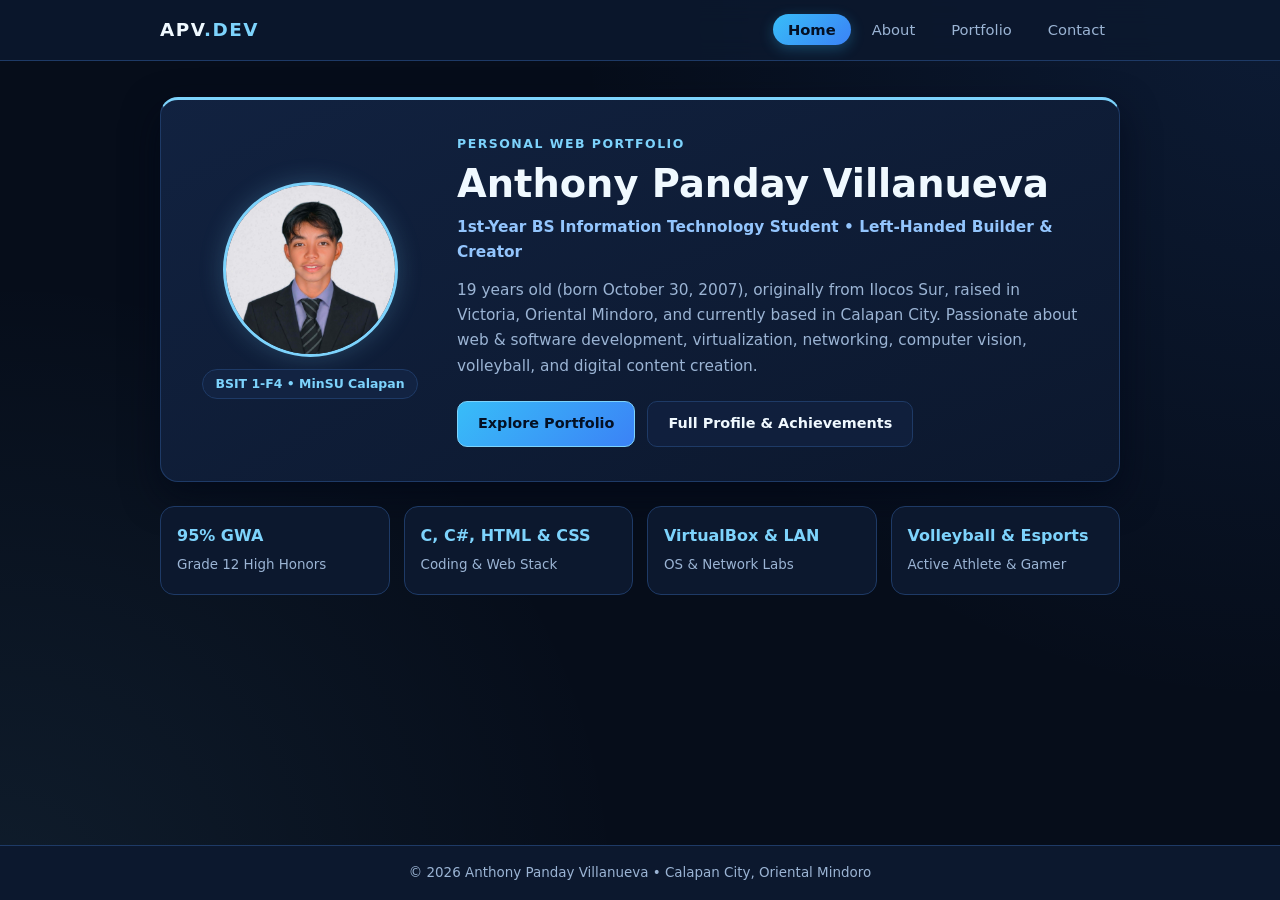
<file: index.html>
<!DOCTYPE html>
<html lang="en">
<head>
    <meta charset="UTF-8">
    <meta name="viewport" content="width=device-width, initial-scale=1.0">
    <title>Home | Anthony Panday Villanueva</title>
    <!-- Link to External Stylesheet -->
    <link rel="stylesheet" href="style.css">
</head>
<body>

    <!-- Top Navigation Bar -->
    <header class="topbar">
        <div class="container nav-inner">
            <a href="index.html" class="brand">APV<span>.DEV</span></a>
            <nav aria-label="Primary Navigation">
                <ul class="nav-list">
                    <li><a href="index.html" class="active">Home</a></li>
                    <li><a href="about.html">About</a></li>
                    <li><a href="portfolio.html">Portfolio</a></li>
                    <li><a href="contact.html">Contact</a></li>
                </ul>
            </nav>
        </div>
    </header>

    <!-- Main Hero Section -->
    <main class="container main-content">
        <section class="hero-banner">
            <div class="hero-avatar-col">
                <!-- Ilagay ang picture mo sa parehong folder bilang profile.jpg -->
                <img src="profile.jpg" alt="Anthony Panday Villanueva" class="hero-photo">
                <div class="hero-tag">BSIT 1-F4 • MinSU Calapan</div>
            </div>

            <div class="hero-info-col">
                <p class="kicker">Personal Web Portfolio</p>
                <h1>Anthony Panday Villanueva</h1>
                <p class="role-line">1st-Year BS Information Technology Student • Left-Handed Builder &amp; Creator</p>
                <p class="summary">
                    19 years old (born October 30, 2007), originally from Ilocos Sur, raised in Victoria, Oriental Mindoro,
                    and currently based in Calapan City. Passionate about web &amp; software development, virtualization,
                    networking, computer vision, volleyball, and digital content creation.
                </p>

                <div class="hero-actions">
                    <a href="portfolio.html" class="btn-emerald">Explore Portfolio</a>
                    <a href="about.html" class="btn-ghost">Full Profile &amp; Achievements</a>
                </div>
            </div>
        </section>

        <!-- Quick Highlights Strip -->
        <section class="highlights-strip">
            <div class="highlight-box">
                <strong>95% GWA</strong>
                <span>Grade 12 High Honors</span>
            </div>
            <div class="highlight-box">
                <strong>C, C#, HTML &amp; CSS</strong>
                <span>Coding &amp; Web Stack</span>
            </div>
            <div class="highlight-box">
                <strong>VirtualBox &amp; LAN</strong>
                <span>OS &amp; Network Labs</span>
            </div>
            <div class="highlight-box">
                <strong>Volleyball &amp; Esports</strong>
                <span>Active Athlete &amp; Gamer</span>
            </div>
        </section>
    </main>

    <!-- Footer -->
    <footer class="footer">
        <div class="container">
            <p>&copy; 2026 Anthony Panday Villanueva • Calapan City, Oriental Mindoro</p>
        </div>
    </footer>

</body>
</html>
</file>
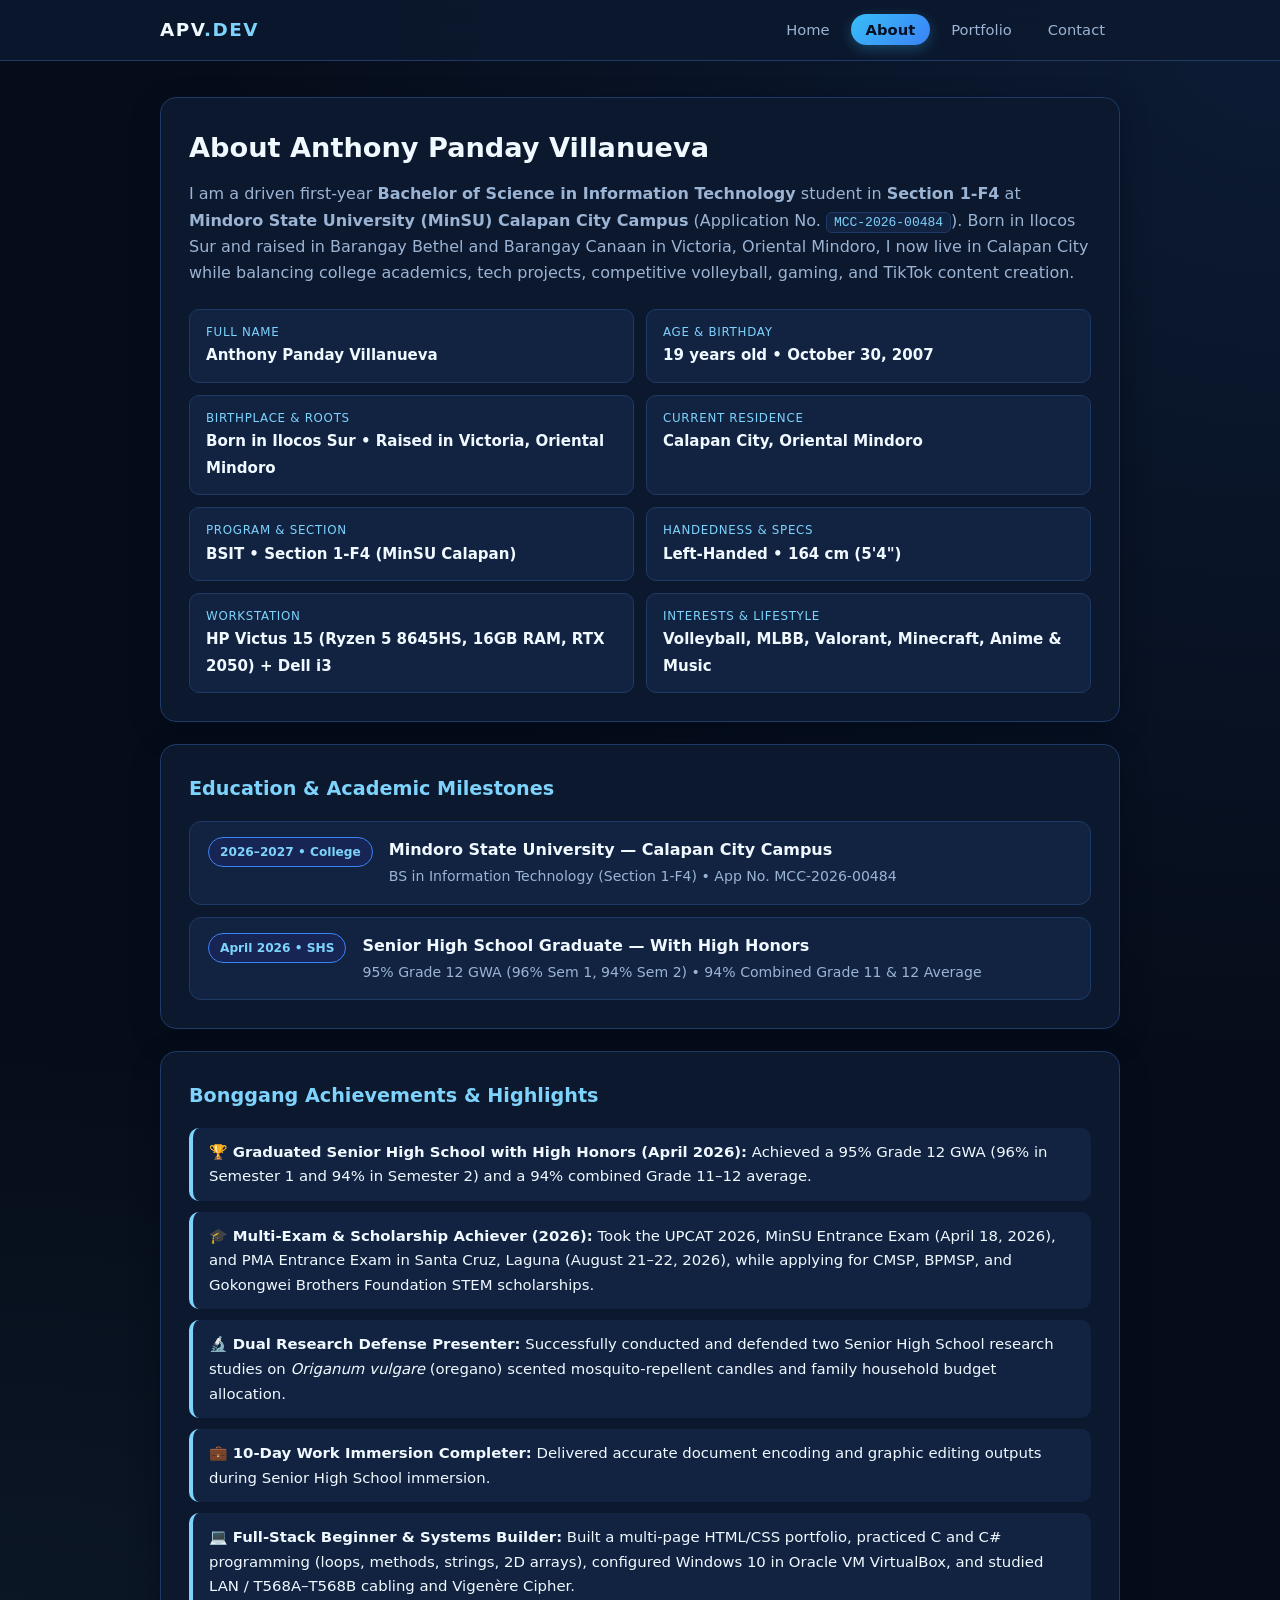
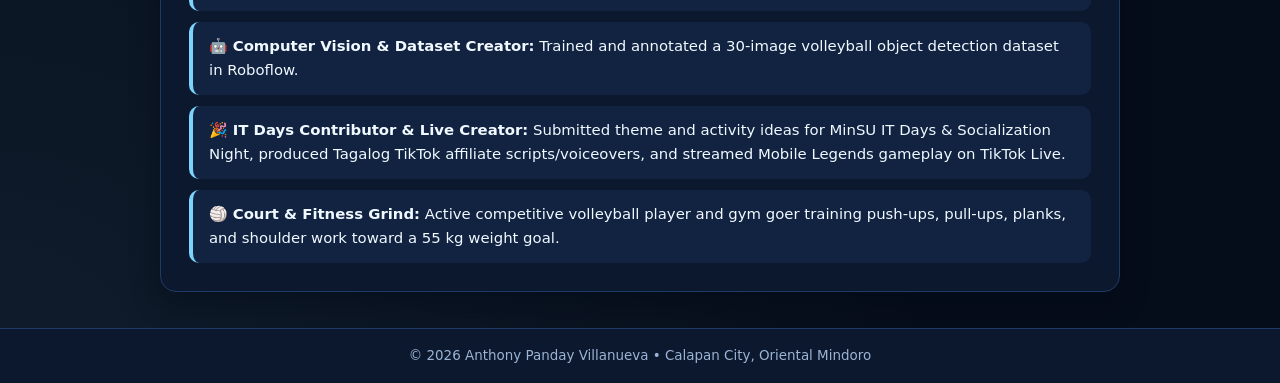
<file: about.html>
<!DOCTYPE html>
<html lang="en">
<head>
    <meta charset="UTF-8">
    <meta name="viewport" content="width=device-width, initial-scale=1.0">
    <title>About | Anthony Panday Villanueva</title>
    <!-- Link to External Stylesheet -->
    <link rel="stylesheet" href="style.css">
</head>
<body>

    <!-- Top Navigation Bar -->
    <header class="topbar">
        <div class="container nav-inner">
            <a href="index.html" class="brand">APV<span>.DEV</span></a>
            <nav aria-label="Primary Navigation">
                <ul class="nav-list">
                    <li><a href="index.html">Home</a></li>
                    <li><a href="about.html" class="active">About</a></li>
                    <li><a href="portfolio.html">Portfolio</a></li>
                    <li><a href="contact.html">Contact</a></li>
                </ul>
            </nav>
        </div>
    </header>

    <main class="container main-content">
        <!-- Personal & Academic Profile -->
        <section class="section-card">
            <h1 class="page-title">About Anthony Panday Villanueva</h1>
            <p class="lead-text">
                I am a driven first-year <strong>Bachelor of Science in Information Technology</strong> student in
                <strong>Section 1-F4</strong> at <strong>Mindoro State University (MinSU) Calapan City Campus</strong>
                (Application No. <code>MCC-2026-00484</code>). Born in Ilocos Sur and raised in Barangay Bethel and
                Barangay Canaan in Victoria, Oriental Mindoro, I now live in Calapan City while balancing college
                academics, tech projects, competitive volleyball, gaming, and TikTok content creation.
            </p>

            <div class="meta-grid">
                <div class="meta-cell">
                    <span class="meta-label">Full Name</span>
                    <span class="meta-val">Anthony Panday Villanueva</span>
                </div>
                <div class="meta-cell">
                    <span class="meta-label">Age &amp; Birthday</span>
                    <span class="meta-val">19 years old • October 30, 2007</span>
                </div>
                <div class="meta-cell">
                    <span class="meta-label">Birthplace &amp; Roots</span>
                    <span class="meta-val">Born in Ilocos Sur • Raised in Victoria, Oriental Mindoro</span>
                </div>
                <div class="meta-cell">
                    <span class="meta-label">Current Residence</span>
                    <span class="meta-val">Calapan City, Oriental Mindoro</span>
                </div>
                <div class="meta-cell">
                    <span class="meta-label">Program &amp; Section</span>
                    <span class="meta-val">BSIT • Section 1-F4 (MinSU Calapan)</span>
                </div>
                <div class="meta-cell">
                    <span class="meta-label">Handedness &amp; Specs</span>
                    <span class="meta-val">Left-Handed • 164 cm (5'4")</span>
                </div>
                <div class="meta-cell">
                    <span class="meta-label">Workstation</span>
                    <span class="meta-val">HP Victus 15 (Ryzen 5 8645HS, 16GB RAM, RTX 2050) + Dell i3</span>
                </div>
                <div class="meta-cell">
                    <span class="meta-label">Interests &amp; Lifestyle</span>
                    <span class="meta-val">Volleyball, MLBB, Valorant, Minecraft, Anime &amp; Music</span>
                </div>
            </div>
        </section>

        <!-- Education -->
        <section class="section-card">
            <h2 class="sub-title">Education &amp; Academic Milestones</h2>
            <div class="milestone-list">
                <div class="milestone-row">
                    <span class="badge-pill">2026–2027 • College</span>
                    <div>
                        <h3>Mindoro State University — Calapan City Campus</h3>
                        <p>BS in Information Technology (Section 1-F4) • App No. MCC-2026-00484</p>
                    </div>
                </div>
                <div class="milestone-row">
                    <span class="badge-pill">April 2026 • SHS</span>
                    <div>
                        <h3>Senior High School Graduate — With High Honors</h3>
                        <p>95% Grade 12 GWA (96% Sem 1, 94% Sem 2) • 94% Combined Grade 11 &amp; 12 Average</p>
                    </div>
                </div>
            </div>
        </section>

        <!-- Bonggang Achievements -->
        <section class="section-card">
            <h2 class="sub-title">Bonggang Achievements &amp; Highlights</h2>
            <ul class="trophy-list">
                <li>🏆 <strong>Graduated Senior High School with High Honors (April 2026):</strong> Achieved a 95% Grade 12 GWA (96% in Semester 1 and 94% in Semester 2) and a 94% combined Grade 11–12 average.</li>
                <li>🎓 <strong>Multi-Exam &amp; Scholarship Achiever (2026):</strong> Took the UPCAT 2026, MinSU Entrance Exam (April 18, 2026), and PMA Entrance Exam in Santa Cruz, Laguna (August 21–22, 2026), while applying for CMSP, BPMSP, and Gokongwei Brothers Foundation STEM scholarships.</li>
                <li>🔬 <strong>Dual Research Defense Presenter:</strong> Successfully conducted and defended two Senior High School research studies on <em>Origanum vulgare</em> (oregano) scented mosquito-repellent candles and family household budget allocation.</li>
                <li>💼 <strong>10-Day Work Immersion Completer:</strong> Delivered accurate document encoding and graphic editing outputs during Senior High School immersion.</li>
                <li>💻 <strong>Full-Stack Beginner &amp; Systems Builder:</strong> Built a multi-page HTML/CSS portfolio, practiced C and C# programming (loops, methods, strings, 2D arrays), configured Windows 10 in Oracle VM VirtualBox, and studied LAN / T568A–T568B cabling and Vigenère Cipher.</li>
                <li>🤖 <strong>Computer Vision &amp; Dataset Creator:</strong> Trained and annotated a 30-image volleyball object detection dataset in Roboflow.</li>
                <li>🎉 <strong>IT Days Contributor &amp; Live Creator:</strong> Submitted theme and activity ideas for MinSU IT Days &amp; Socialization Night, produced Tagalog TikTok affiliate scripts/voiceovers, and streamed Mobile Legends gameplay on TikTok Live.</li>
                <li>🏐 <strong>Court &amp; Fitness Grind:</strong> Active competitive volleyball player and gym goer training push-ups, pull-ups, planks, and shoulder work toward a 55 kg weight goal.</li>
            </ul>
        </section>
    </main>

    <!-- Footer -->
    <footer class="footer">
        <div class="container">
            <p>&copy; 2026 Anthony Panday Villanueva • Calapan City, Oriental Mindoro</p>
        </div>
    </footer>

</body>
</html>
</file>
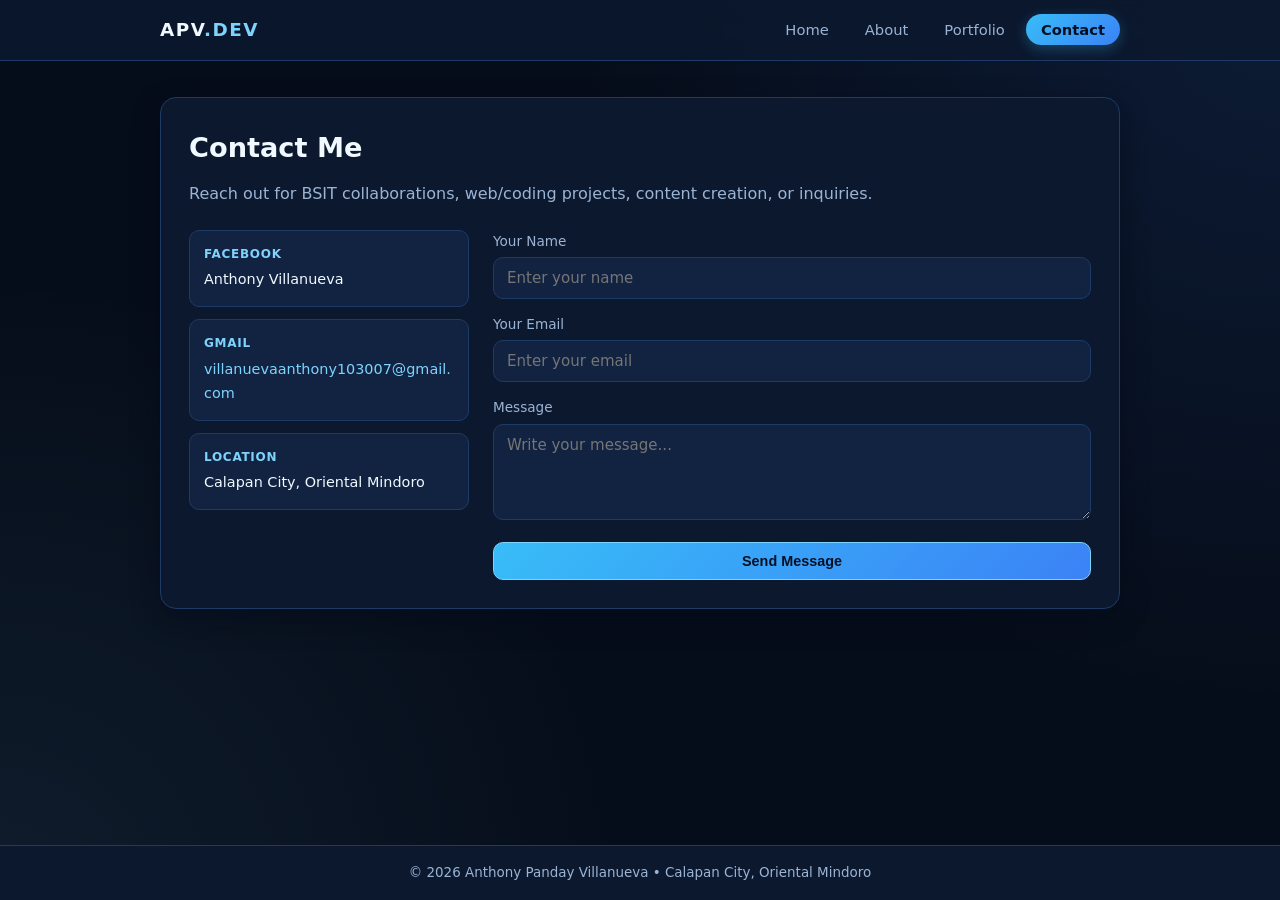
<file: contact.html>
<!DOCTYPE html>
<html lang="en">
<head>
    <meta charset="UTF-8">
    <meta name="viewport" content="width=device-width, initial-scale=1.0">
    <title>Contact | Anthony Panday Villanueva</title>
    <!-- Link to External Stylesheet -->
    <link rel="stylesheet" href="style.css">
</head>
<body>

    <!-- Top Navigation Bar -->
    <header class="topbar">
        <div class="container nav-inner">
            <a href="index.html" class="brand">APV<span>.DEV</span></a>
            <nav aria-label="Primary Navigation">
                <ul class="nav-list">
                    <li><a href="index.html">Home</a></li>
                    <li><a href="about.html">About</a></li>
                    <li><a href="portfolio.html">Portfolio</a></li>
                    <li><a href="contact.html" class="active">Contact</a></li>
                </ul>
            </nav>
        </div>
    </header>

    <main class="container main-content">
        <section class="section-card">
            <h1 class="page-title">Contact Me</h1>
            <p class="lead-text">
                Reach out for BSIT collaborations, web/coding projects, content creation, or inquiries.
            </p>

            <div class="contact-split">
                <div class="contact-cards">
                    <div class="c-card">
                        <span class="c-label">Facebook</span>
                        <p class="c-val">Anthony Villanueva</p>
                    </div>
                    <div class="c-card">
                        <span class="c-label">Gmail</span>
                        <p class="c-val"><a href="mailto:villanuevaanthony103007@gmail.com">villanuevaanthony103007@gmail.com</a></p>
                    </div>
                    <div class="c-card">
                        <span class="c-label">Location</span>
                        <p class="c-val">Calapan City, Oriental Mindoro</p>
                    </div>
                </div>

                <form class="contact-box-form" action="#" method="post">
                    <div class="input-group">
                        <label for="name">Your Name</label>
                        <input type="text" id="name" name="name" placeholder="Enter your name" required>
                    </div>
                    <div class="input-group">
                        <label for="email">Your Email</label>
                        <input type="email" id="email" name="email" placeholder="Enter your email" required>
                    </div>
                    <div class="input-group">
                        <label for="message">Message</label>
                        <textarea id="message" name="message" rows="4" placeholder="Write your message..." required></textarea>
                    </div>
                    <button type="submit" class="btn-emerald full-btn">Send Message</button>
                </form>
            </div>
        </section>
    </main>

    <!-- Footer -->
    <footer class="footer">
        <div class="container">
            <p>&copy; 2026 Anthony Panday Villanueva • Calapan City, Oriental Mindoro</p>
        </div>
    </footer>

</body>
</html>
</file>
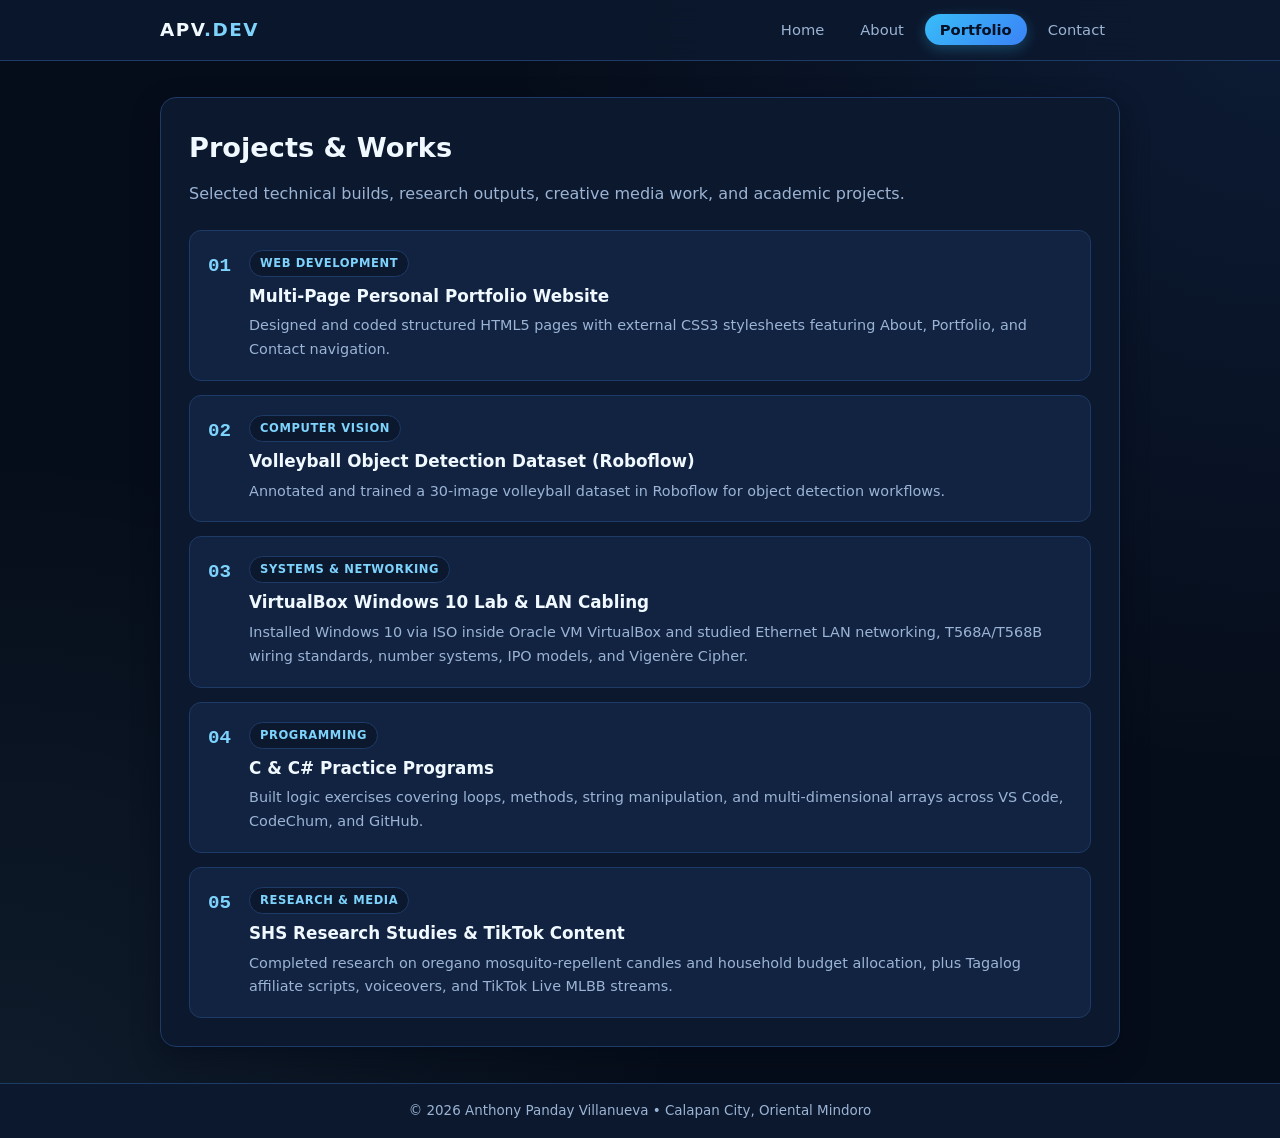
<file: portfolio.html>
<!DOCTYPE html>
<html lang="en">
<head>
    <meta charset="UTF-8">
    <meta name="viewport" content="width=device-width, initial-scale=1.0">
    <title>Portfolio | Anthony Panday Villanueva</title>
    <!-- Link to External Stylesheet -->
    <link rel="stylesheet" href="style.css">
</head>
<body>

    <!-- Top Navigation Bar -->
    <header class="topbar">
        <div class="container nav-inner">
            <a href="index.html" class="brand">APV<span>.DEV</span></a>
            <nav aria-label="Primary Navigation">
                <ul class="nav-list">
                    <li><a href="index.html">Home</a></li>
                    <li><a href="about.html">About</a></li>
                    <li><a href="portfolio.html" class="active">Portfolio</a></li>
                    <li><a href="contact.html">Contact</a></li>
                </ul>
            </nav>
        </div>
    </header>

    <main class="container main-content">
        <section class="section-card">
            <h1 class="page-title">Projects &amp; Works</h1>
            <p class="lead-text">
                Selected technical builds, research outputs, creative media work, and academic projects.
            </p>

            <div class="project-stack">
                <article class="project-row">
                    <div class="project-index">01</div>
                    <div class="project-content">
                        <span class="chip">Web Development</span>
                        <h3>Multi-Page Personal Portfolio Website</h3>
                        <p>
                            Designed and coded structured HTML5 pages with external CSS3 stylesheets featuring About,
                            Portfolio, and Contact navigation.
                        </p>
                    </div>
                </article>

                <article class="project-row">
                    <div class="project-index">02</div>
                    <div class="project-content">
                        <span class="chip">Computer Vision</span>
                        <h3>Volleyball Object Detection Dataset (Roboflow)</h3>
                        <p>
                            Annotated and trained a 30-image volleyball dataset in Roboflow for object detection workflows.
                        </p>
                    </div>
                </article>

                <article class="project-row">
                    <div class="project-index">03</div>
                    <div class="project-content">
                        <span class="chip">Systems &amp; Networking</span>
                        <h3>VirtualBox Windows 10 Lab &amp; LAN Cabling</h3>
                        <p>
                            Installed Windows 10 via ISO inside Oracle VM VirtualBox and studied Ethernet LAN networking,
                            T568A/T568B wiring standards, number systems, IPO models, and Vigenère Cipher.
                        </p>
                    </div>
                </article>

                <article class="project-row">
                    <div class="project-index">04</div>
                    <div class="project-content">
                        <span class="chip">Programming</span>
                        <h3>C &amp; C# Practice Programs</h3>
                        <p>
                            Built logic exercises covering loops, methods, string manipulation, and multi-dimensional arrays
                            across VS Code, CodeChum, and GitHub.
                        </p>
                    </div>
                </article>

                <article class="project-row">
                    <div class="project-index">05</div>
                    <div class="project-content">
                        <span class="chip">Research &amp; Media</span>
                        <h3>SHS Research Studies &amp; TikTok Content</h3>
                        <p>
                            Completed research on oregano mosquito-repellent candles and household budget allocation, plus
                            Tagalog affiliate scripts, voiceovers, and TikTok Live MLBB streams.
                        </p>
                    </div>
                </article>
            </div>
        </section>
    </main>

    <!-- Footer -->
    <footer class="footer">
        <div class="container">
            <p>&copy; 2026 Anthony Panday Villanueva • Calapan City, Oriental Mindoro</p>
        </div>
    </footer>

</body>
</html>
</file>
<file: style.css>
/* ==========================================================================
   External Stylesheet - Anthony Panday Villanueva
   Theme: Aesthetic Midnight & Cobalt Blue with Ice/Sky Blue Accents
   ========================================================================== */

:root {
    --bg-base: #060d1a;
    --bg-card: #0c182e;
    --bg-tile: #122342;
    --line: #1e3a66;
    --blue-primary: #3b82f6;
    --blue-bright: #7dd3fc;
    --blue-soft: #93c5fd;
    --blue-deep: #172554;
    --ink: #f0f9ff;
    --ink-soft: #9bb4d4;
}

* {
    box-sizing: border-box;
    margin: 0;
    padding: 0;
}

body {
    font-family: "Segoe UI", system-ui, -apple-system, sans-serif;
    background-color: var(--bg-base);
    background-image: radial-gradient(circle at top right, rgba(59, 130, 246, 0.12), transparent 45%),
                      radial-gradient(circle at bottom left, rgba(125, 211, 252, 0.08), transparent 40%);
    color: var(--ink);
    line-height: 1.65;
    min-height: 100vh;
    display: flex;
    flex-direction: column;
}

.container {
    width: min(960px, 100% - 32px);
    margin-inline: auto;
}

.main-content {
    flex: 1;
    padding-block: 36px;
}

/* --------------------------------------------------------------------------
   Navigation Bar
   -------------------------------------------------------------------------- */
.topbar {
    position: sticky;
    top: 0;
    z-index: 50;
    background-color: rgba(12, 24, 46, 0.88);
    border-bottom: 1px solid var(--line);
    backdrop-filter: blur(12px);
}

.nav-inner {
    display: flex;
    align-items: center;
    justify-content: space-between;
    padding-block: 15px;
    gap: 16px;
    flex-wrap: wrap;
}

.brand {
    text-decoration: none;
    color: var(--ink);
    font-weight: 800;
    font-size: 1.15rem;
    letter-spacing: 0.08em;
}

.brand span {
    color: var(--blue-bright);
}

.nav-list {
    list-style: none;
    display: flex;
    gap: 6px;
    flex-wrap: wrap;
}

.nav-list a {
    text-decoration: none;
    color: var(--ink-soft);
    padding: 7px 15px;
    border-radius: 999px;
    font-size: 0.92rem;
    font-weight: 500;
    transition: all 0.2s ease;
}

.nav-list a:hover {
    color: var(--ink);
    background-color: var(--bg-tile);
}

.nav-list a.active {
    background: linear-gradient(135deg, #38bdf8, #3b82f6);
    color: #041024;
    font-weight: 700;
    box-shadow: 0 4px 14px rgba(56, 189, 248, 0.28);
}

/* --------------------------------------------------------------------------
   Homepage Hero & Highlights Strip
   -------------------------------------------------------------------------- */
.hero-banner {
    display: grid;
    grid-template-columns: 230px 1fr;
    gap: 32px;
    align-items: center;
    background: linear-gradient(155deg, rgba(18, 35, 66, 0.95), rgba(12, 24, 46, 0.95));
    border: 1px solid var(--line);
    border-top: 3px solid var(--blue-bright);
    border-radius: 18px;
    padding: 34px;
    margin-bottom: 24px;
    box-shadow: 0 14px 36px rgba(2, 8, 23, 0.65);
}

.hero-avatar-col {
    text-align: center;
}

.hero-photo {
    width: 175px;
    height: 175px;
    object-fit: cover;
    object-position: top;
    border-radius: 50%;
    border: 3px solid var(--blue-bright);
    background-color: var(--bg-tile);
    display: block;
    margin: 0 auto 12px;
    box-shadow: 0 0 24px rgba(125, 211, 252, 0.22);
}

.hero-tag {
    display: inline-block;
    font-size: 0.78rem;
    font-weight: 600;
    color: var(--blue-bright);
    background-color: var(--bg-tile);
    border: 1px solid var(--line);
    padding: 4px 12px;
    border-radius: 999px;
}

.kicker {
    color: var(--blue-bright);
    text-transform: uppercase;
    letter-spacing: 0.12em;
    font-size: 0.78rem;
    font-weight: 700;
    margin-bottom: 6px;
}

.hero-info-col h1 {
    font-size: clamp(1.8rem, 3.6vw, 2.4rem);
    line-height: 1.2;
    margin-bottom: 8px;
}

.role-line {
    color: var(--blue-soft);
    font-size: 0.96rem;
    font-weight: 600;
    margin-bottom: 12px;
}

.summary {
    color: var(--ink-soft);
    font-size: 0.96rem;
    margin-bottom: 22px;
}

.hero-actions {
    display: flex;
    gap: 12px;
    flex-wrap: wrap;
}

.btn-emerald,
.btn-ghost {
    display: inline-block;
    text-decoration: none;
    padding: 10px 20px;
    border-radius: 10px;
    font-size: 0.9rem;
    font-weight: 700;
    cursor: pointer;
    transition: all 0.2s ease;
}

.btn-emerald {
    background: linear-gradient(135deg, #38bdf8, #3b82f6);
    color: #041024;
    border: 1px solid #7dd3fc;
}

.btn-emerald:hover {
    filter: brightness(1.08);
    transform: translateY(-1px);
}

.btn-ghost {
    background-color: rgba(18, 35, 66, 0.65);
    color: var(--ink);
    border: 1px solid var(--line);
}

.btn-ghost:hover {
    border-color: var(--blue-bright);
    color: var(--blue-bright);
}

.full-btn {
    width: 100%;
}

.highlights-strip {
    display: grid;
    grid-template-columns: repeat(4, 1fr);
    gap: 14px;
}

.highlight-box {
    background-color: var(--bg-card);
    border: 1px solid var(--line);
    border-radius: 14px;
    padding: 16px;
    transition: border-color 0.2s ease, transform 0.2s ease;
}

.highlight-box:hover {
    border-color: var(--blue-bright);
    transform: translateY(-2px);
}

.highlight-box strong {
    display: block;
    color: var(--blue-bright);
    font-size: 1rem;
    margin-bottom: 2px;
}

.highlight-box span {
    font-size: 0.84rem;
    color: var(--ink-soft);
}

/* --------------------------------------------------------------------------
   Section Cards, Grids, Milestones & Achievements
   -------------------------------------------------------------------------- */
.section-card {
    background-color: var(--bg-card);
    border: 1px solid var(--line);
    border-radius: 16px;
    padding: 28px;
    margin-bottom: 22px;
    box-shadow: 0 10px 28px rgba(2, 8, 23, 0.45);
}

.section-card:last-child {
    margin-bottom: 0;
}

.page-title {
    font-size: 1.7rem;
    margin-bottom: 10px;
}

.sub-title {
    font-size: 1.2rem;
    color: var(--blue-bright);
    margin-bottom: 16px;
}

.lead-text {
    color: var(--ink-soft);
    margin-bottom: 22px;
}

.lead-text code {
    color: var(--blue-bright);
    background-color: var(--bg-tile);
    padding: 2px 7px;
    border-radius: 6px;
    border: 1px solid var(--line);
}

.meta-grid {
    display: grid;
    grid-template-columns: repeat(2, 1fr);
    gap: 12px;
}

.meta-cell {
    background-color: var(--bg-tile);
    border: 1px solid var(--line);
    border-radius: 10px;
    padding: 13px 16px;
}

.meta-label {
    display: block;
    font-size: 0.74rem;
    text-transform: uppercase;
    letter-spacing: 0.06em;
    color: var(--blue-bright);
}

.meta-val {
    font-size: 0.94rem;
    font-weight: 600;
    color: var(--ink);
}

.milestone-list {
    display: flex;
    flex-direction: column;
    gap: 12px;
}

.milestone-row {
    display: flex;
    align-items: flex-start;
    gap: 16px;
    background-color: var(--bg-tile);
    border: 1px solid var(--line);
    border-radius: 12px;
    padding: 15px 18px;
}

.badge-pill {
    flex-shrink: 0;
    background-color: var(--blue-deep);
    color: var(--blue-bright);
    border: 1px solid var(--blue-primary);
    font-size: 0.76rem;
    font-weight: 700;
    padding: 4px 11px;
    border-radius: 999px;
}

.milestone-row h3 {
    font-size: 1rem;
    margin-bottom: 2px;
}

.milestone-row p {
    font-size: 0.88rem;
    color: var(--ink-soft);
}

.trophy-list {
    list-style: none;
    display: flex;
    flex-direction: column;
    gap: 11px;
}

.trophy-list li {
    background-color: var(--bg-tile);
    border-left: 4px solid var(--blue-bright);
    border-radius: 10px;
    padding: 12px 16px;
    font-size: 0.93rem;
}

/* --------------------------------------------------------------------------
   Portfolio Project Rows
   -------------------------------------------------------------------------- */
.project-stack {
    display: flex;
    flex-direction: column;
    gap: 14px;
}

.project-row {
    display: flex;
    align-items: flex-start;
    gap: 18px;
    background-color: var(--bg-tile);
    border: 1px solid var(--line);
    border-radius: 12px;
    padding: 18px;
    transition: border-color 0.2s ease, transform 0.2s ease;
}

.project-row:hover {
    border-color: var(--blue-bright);
    transform: translateY(-2px);
}

.project-index {
    font-family: Consolas, monospace;
    font-size: 1.2rem;
    font-weight: 700;
    color: var(--blue-bright);
    padding-top: 2px;
}

.chip {
    display: inline-block;
    font-size: 0.72rem;
    font-weight: 700;
    text-transform: uppercase;
    letter-spacing: 0.05em;
    color: var(--blue-bright);
    background-color: var(--bg-card);
    border: 1px solid var(--line);
    padding: 3px 10px;
    border-radius: 999px;
    margin-bottom: 6px;
}

.project-content h3 {
    font-size: 1.05rem;
    margin-bottom: 4px;
}

.project-content p {
    font-size: 0.9rem;
    color: var(--ink-soft);
}

/* --------------------------------------------------------------------------
   Contact Page
   -------------------------------------------------------------------------- */
.contact-split {
    display: grid;
    grid-template-columns: 280px 1fr;
    gap: 24px;
    align-items: start;
}

.contact-cards {
    display: flex;
    flex-direction: column;
    gap: 12px;
}

.c-card {
    background-color: var(--bg-tile);
    border: 1px solid var(--line);
    border-radius: 10px;
    padding: 14px;
}

.c-label {
    display: block;
    font-size: 0.75rem;
    text-transform: uppercase;
    letter-spacing: 0.06em;
    color: var(--blue-bright);
    margin-bottom: 4px;
    font-weight: 700;
}

.c-val {
    font-size: 0.9rem;
    color: var(--ink);
    word-break: break-word;
}

.c-val a {
    color: var(--blue-bright);
    text-decoration: none;
}

.c-val a:hover {
    text-decoration: underline;
}

.contact-box-form {
    display: flex;
    flex-direction: column;
    gap: 14px;
}

.input-group label {
    display: block;
    font-size: 0.85rem;
    color: var(--ink-soft);
    margin-bottom: 5px;
}

.input-group input,
.input-group textarea {
    width: 100%;
    padding: 11px 13px;
    border-radius: 10px;
    border: 1px solid var(--line);
    background-color: var(--bg-tile);
    color: var(--ink);
    font-family: inherit;
    font-size: 0.94rem;
}

.input-group input:focus,
.input-group textarea:focus {
    outline: 2px solid var(--blue-bright);
    outline-offset: 1px;
}

/* --------------------------------------------------------------------------
   Footer & Responsive Rules
   -------------------------------------------------------------------------- */
.footer {
    border-top: 1px solid var(--line);
    background-color: var(--bg-card);
    padding-block: 16px;
    text-align: center;
    font-size: 0.84rem;
    color: var(--ink-soft);
}

@media (max-width: 780px) {
    .highlights-strip {
        grid-template-columns: repeat(2, 1fr);
    }

    .hero-banner,
    .contact-split,
    .meta-grid {
        grid-template-columns: 1fr;
    }

    .milestone-row {
        flex-direction: column;
        gap: 8px;
    }
}

@media (max-width: 480px) {
    .highlights-strip {
        grid-template-columns: 1fr;
    }
}
</file>
